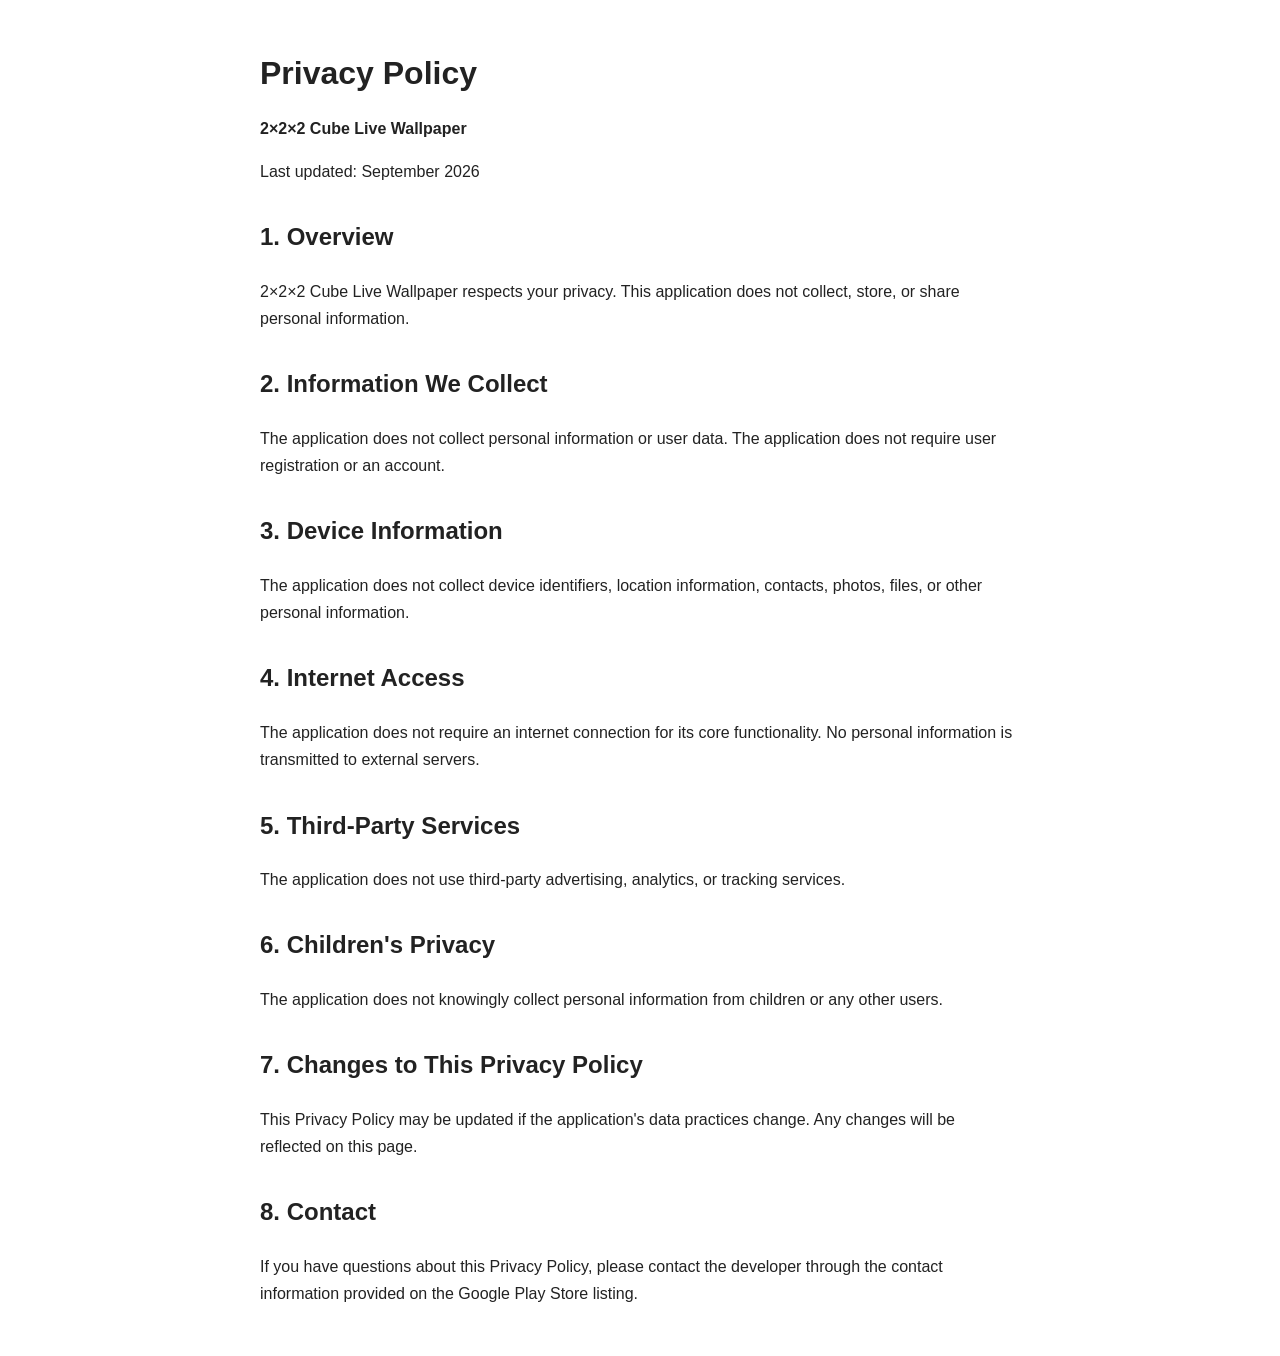
<file: web/privacy/index.html>
<!doctype html>

<html lang="en">
<head>
    <meta charset="UTF-8">
    <meta name="viewport"
          content="width=device-width, initial-scale=1.0">
    <title>Privacy Policy — 2×2×2 Cube Live Wallpaper</title>

<style>
    :root {
        color-scheme: light dark;
    }

    body {
        margin: 0;
        padding: 32px 20px;
        font-family:
            -apple-system,
            BlinkMacSystemFont,
            "Segoe UI",
            Roboto,
            sans-serif;
        line-height: 1.7;
        background: #fff;
        color: #222;
    }

    main {
        max-width: 760px;
        margin: 0 auto;
    }

    h1 {
        line-height: 1.25;
    }

    h2 {
        margin-top: 32px;
    }

    @media (prefers-color-scheme: dark) {
        body {
            background: #111;
            color: #eee;
        }
    }
</style>

</head>

<body>
<main>
    <h1>Privacy Policy</h1>

<p><strong>2×2×2 Cube Live Wallpaper</strong></p>

<p>
    Last updated: September 2026
</p>

<h2>1. Overview</h2>

<p>
    2×2×2 Cube Live Wallpaper respects your privacy.
    This application does not collect, store, or share personal information.
</p>

<h2>2. Information We Collect</h2>

<p>
    The application does not collect personal information or user data.
    The application does not require user registration or an account.
</p>

<h2>3. Device Information</h2>

<p>
    The application does not collect device identifiers, location information,
    contacts, photos, files, or other personal information.
</p>

<h2>4. Internet Access</h2>

<p>
    The application does not require an internet connection for its core
    functionality. No personal information is transmitted to external servers.
</p>

<h2>5. Third-Party Services</h2>

<p>
    The application does not use third-party advertising, analytics, or
    tracking services.
</p>

<h2>6. Children's Privacy</h2>

<p>
    The application does not knowingly collect personal information from
    children or any other users.
</p>

<h2>7. Changes to This Privacy Policy</h2>

<p>
    This Privacy Policy may be updated if the application's data practices
    change. Any changes will be reflected on this page.
</p>

<h2>8. Contact</h2>

<p>
    If you have questions about this Privacy Policy, please contact the
    developer through the contact information provided on the Google Play
    Store listing.
</p>

</main>
</body>
</html>
</file>
